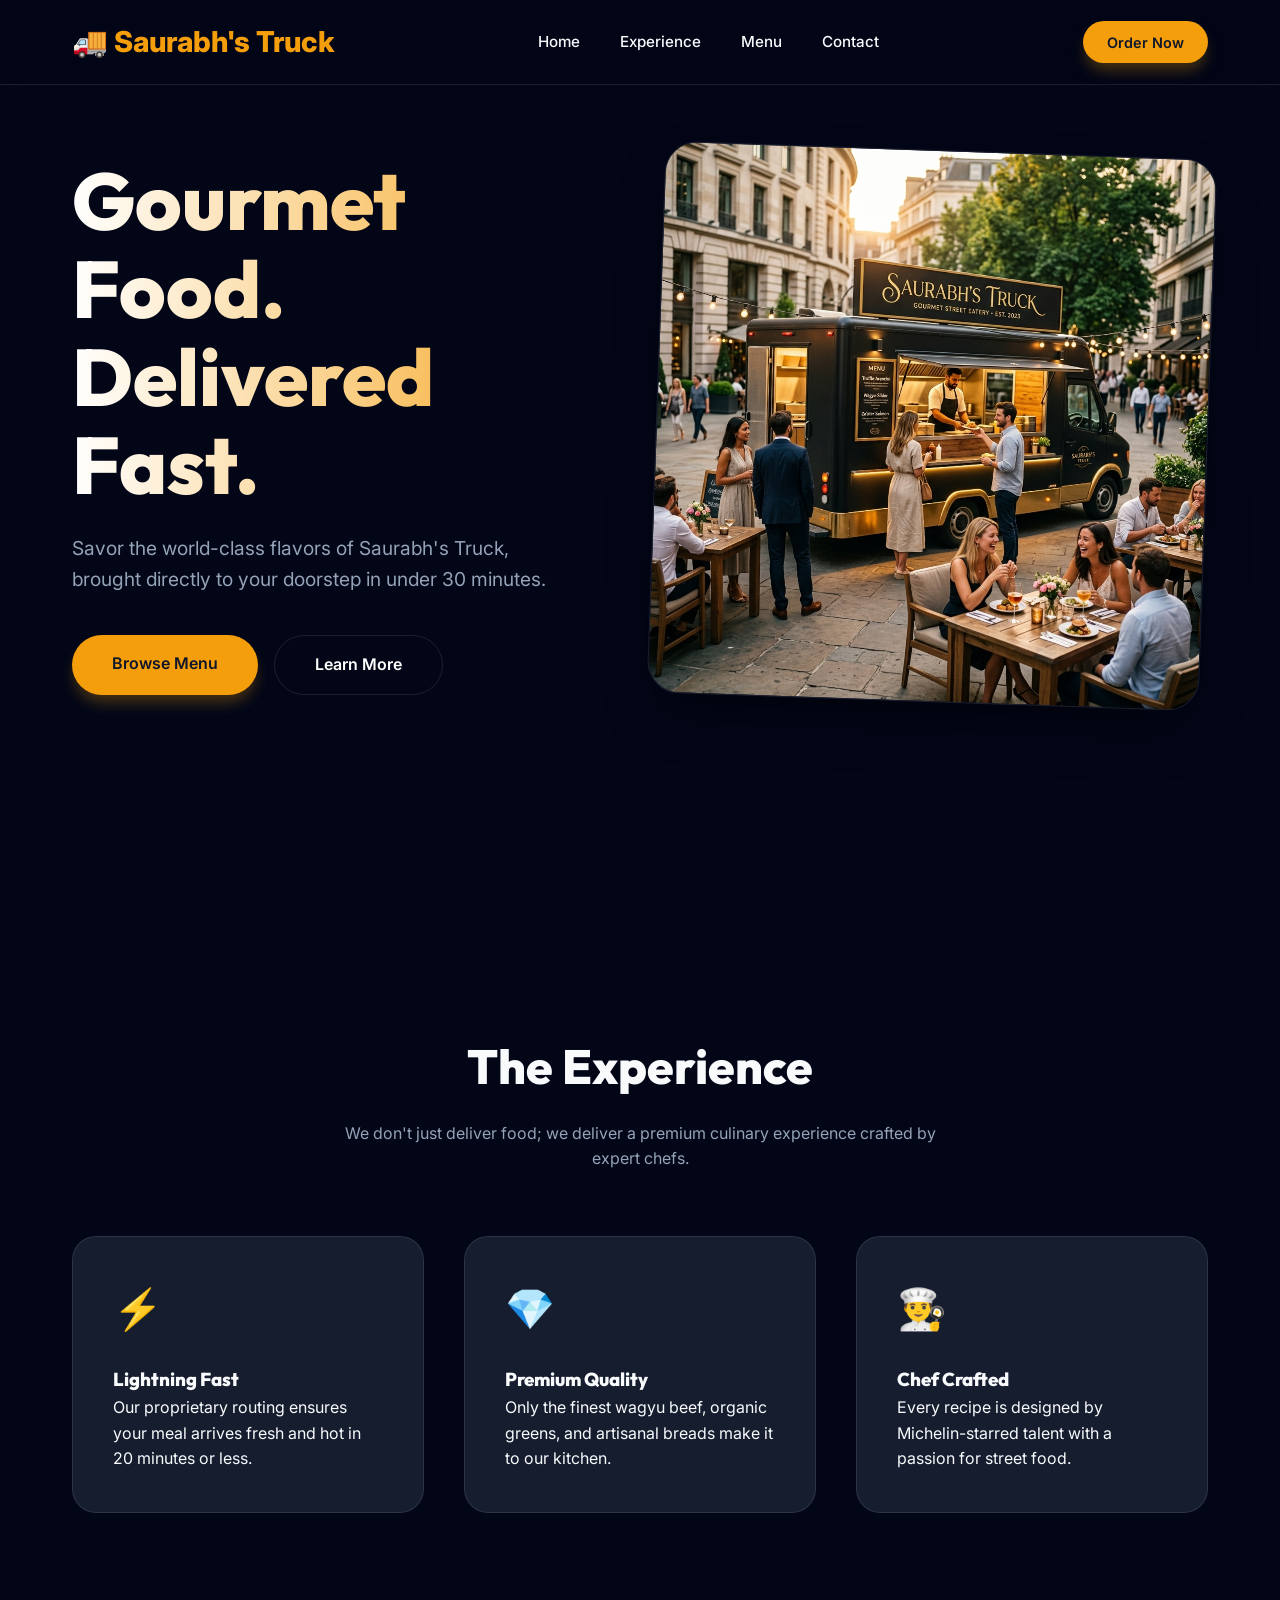
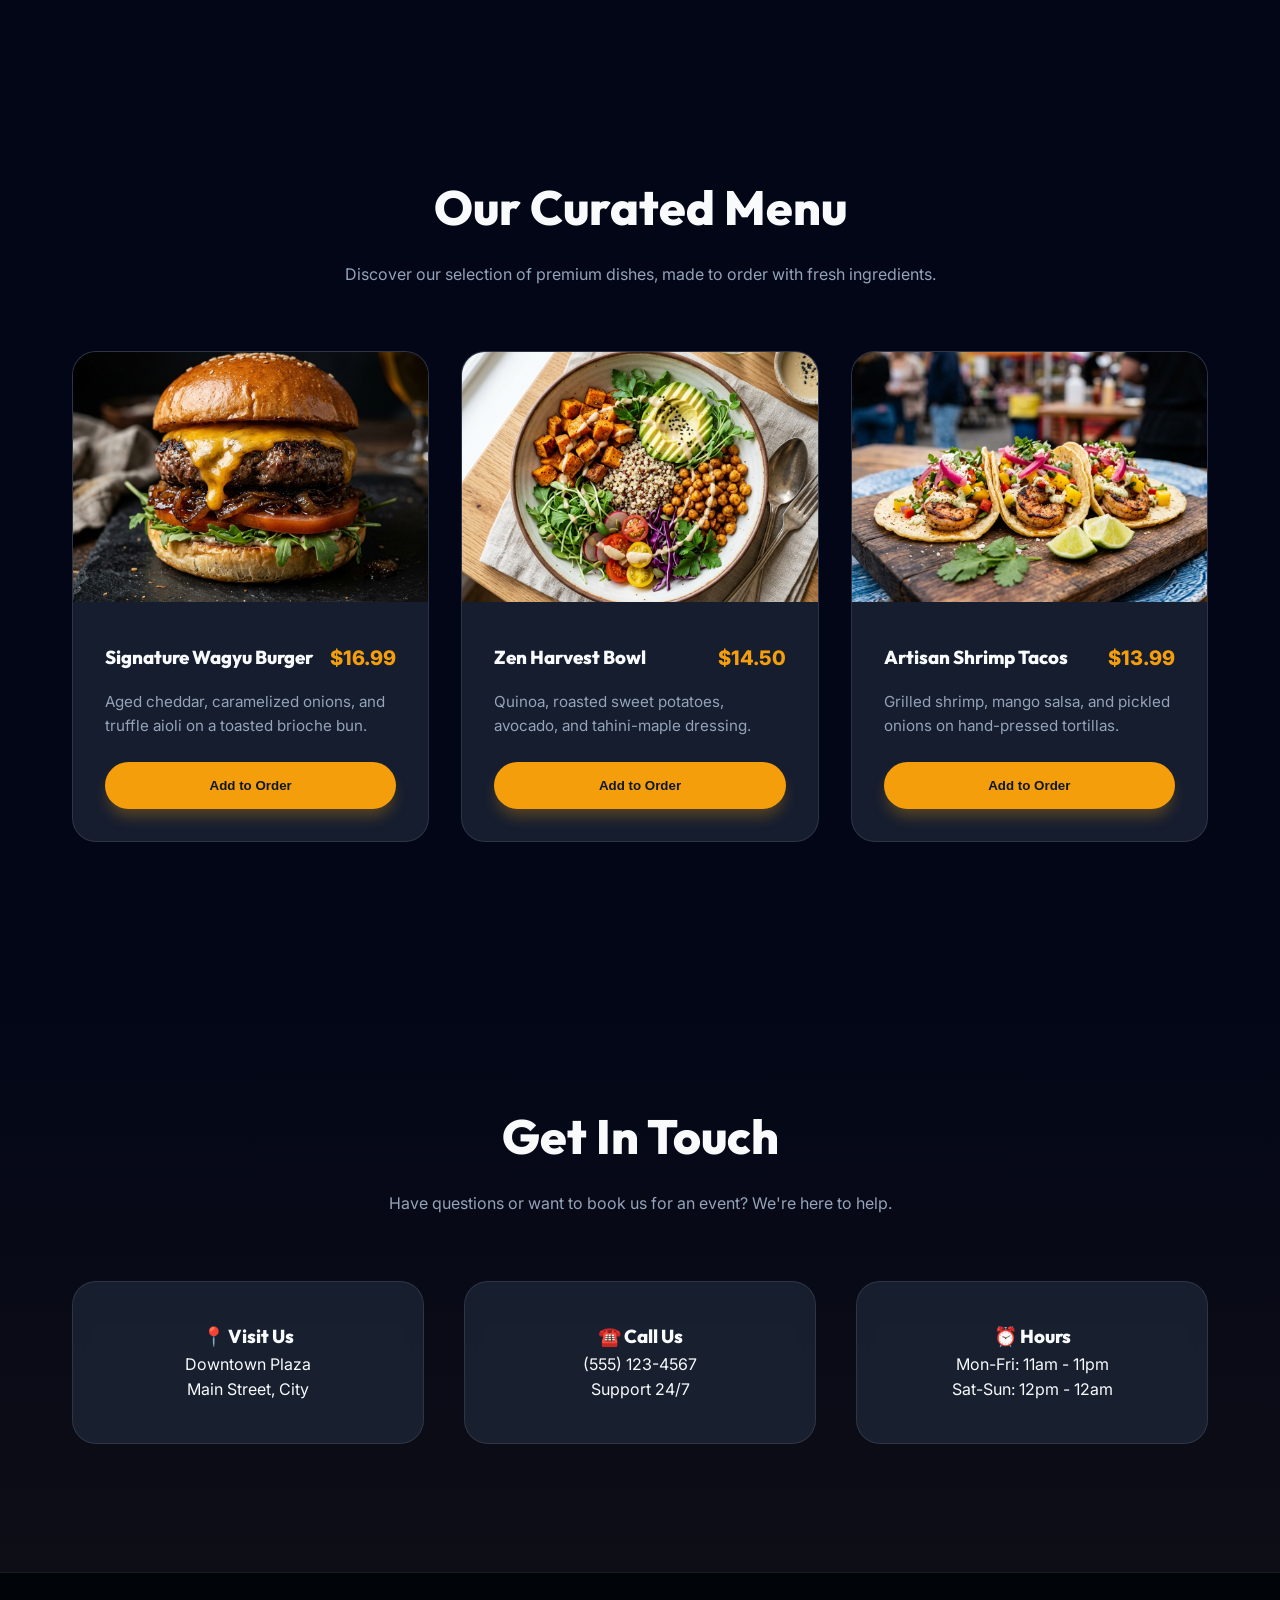
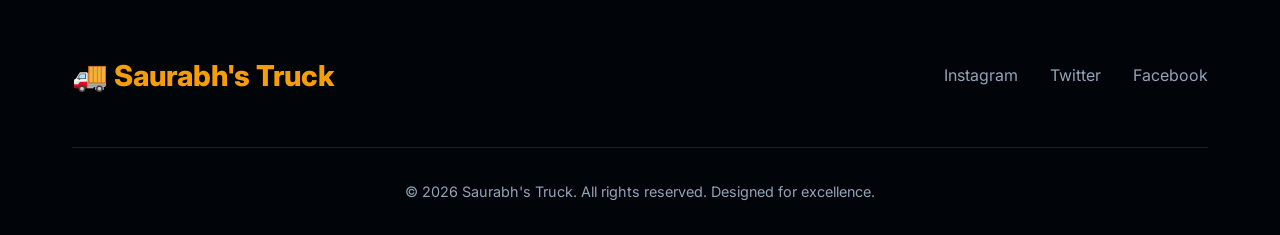
<file: chrome_app/index.html>
<!DOCTYPE html>
<html lang="en">
<head>
    <meta charset="UTF-8">
    <meta name="viewport" content="width=device-width, initial-scale=1.0">
    <meta name="description" content="Saurabh's Truck - Gourmet Food delivered to your doorstep. Experience the best burgers, tacos, and healthy bowls in town.">
    <title>Saurabh's Truck | Gourmet Food Delivery</title>
    <link rel="stylesheet" href="index.css">
</head>
<body>

    <!-- Header -->
    <header id="header">
        <div class="container">
            <nav>
                <a href="#" class="logo">🚚 Saurabh's Truck</a>
                <ul>
                    <li><a href="#home">Home</a></li>
                    <li><a href="#about">Experience</a></li>
                    <li><a href="#menu">Menu</a></li>
                    <li><a href="#contact">Contact</a></li>
                </ul>
                <a href="#menu" class="btn btn-primary" style="padding: 0.6rem 1.5rem; font-size: 0.9rem;">Order Now</a>
            </nav>
        </div>
    </header>

    <!-- Hero Section -->
    <section class="hero" id="home">
        <div class="container" style="display: flex; align-items: center; justify-content: space-between;">
            <div class="hero-content">
                <h1 class="reveal">Gourmet Food.<br>Delivered Fast.</h1>
                <p class="reveal" style="transition-delay: 0.2s;">Savor the world-class flavors of Saurabh's Truck, brought directly to your doorstep in under 30 minutes.</p>
                <div class="reveal" style="transition-delay: 0.4s; display: flex; gap: 1rem;">
                    <a href="#menu" class="btn btn-primary">Browse Menu</a>
                    <a href="#about" class="btn" style="border: 1px solid var(--glass-border); color: #fff;">Learn More</a>
                </div>
            </div>
            <div class="hero-image reveal" style="transition-delay: 0.6s;">
                <img src="assets/hero.png" alt="Gourmet Food Truck">
            </div>
        </div>
    </section>

    <!-- About / Features -->
    <section id="about">
        <div class="container">
            <div class="section-title reveal">
                <h2>The Experience</h2>
                <p>We don't just deliver food; we deliver a premium culinary experience crafted by expert chefs.</p>
            </div>
            <div class="grid">
                <div class="card reveal">
                    <span class="card-icon">⚡</span>
                    <h3>Lightning Fast</h3>
                    <p>Our proprietary routing ensures your meal arrives fresh and hot in 20 minutes or less.</p>
                </div>
                <div class="card reveal" style="transition-delay: 0.2s;">
                    <span class="card-icon">💎</span>
                    <h3>Premium Quality</h3>
                    <p>Only the finest wagyu beef, organic greens, and artisanal breads make it to our kitchen.</p>
                </div>
                <div class="card reveal" style="transition-delay: 0.4s;">
                    <span class="card-icon">👨‍🍳</span>
                    <h3>Chef Crafted</h3>
                    <p>Every recipe is designed by Michelin-starred talent with a passion for street food.</p>
                </div>
            </div>
        </div>
    </section>

    <!-- Menu Section -->
    <section id="menu">
        <div class="container">
            <div class="section-title reveal">
                <h2>Our Curated Menu</h2>
                <p>Discover our selection of premium dishes, made to order with fresh ingredients.</p>
            </div>
            <div class="menu-grid">
                <!-- Burger -->
                <div class="menu-item reveal">
                    <img src="assets/burger.png" alt="Gourmet Burger">
                    <div class="menu-info">
                        <div class="menu-header">
                            <h3>Signature Wagyu Burger</h3>
                            <span class="menu-price">$16.99</span>
                        </div>
                        <p>Aged cheddar, caramelized onions, and truffle aioli on a toasted brioche bun.</p>
                        <button class="btn btn-primary" style="width: 100%;" onclick="addToCart('Signature Wagyu Burger')">Add to Order</button>
                    </div>
                </div>
                <!-- Bowl -->
                <div class="menu-item reveal" style="transition-delay: 0.2s;">
                    <img src="assets/bowl.png" alt="Healthy Bowl">
                    <div class="menu-info">
                        <div class="menu-header">
                            <h3>Zen Harvest Bowl</h3>
                            <span class="menu-price">$14.50</span>
                        </div>
                        <p>Quinoa, roasted sweet potatoes, avocado, and tahini-maple dressing.</p>
                        <button class="btn btn-primary" style="width: 100%;" onclick="addToCart('Zen Harvest Bowl')">Add to Order</button>
                    </div>
                </div>
                <!-- Tacos -->
                <div class="menu-item reveal" style="transition-delay: 0.4s;">
                    <img src="assets/tacos.png" alt="Shrimp Tacos">
                    <div class="menu-info">
                        <div class="menu-header">
                            <h3>Artisan Shrimp Tacos</h3>
                            <span class="menu-price">$13.99</span>
                        </div>
                        <p>Grilled shrimp, mango salsa, and pickled onions on hand-pressed tortillas.</p>
                        <button class="btn btn-primary" style="width: 100%;" onclick="addToCart('Artisan Shrimp Tacos')">Add to Order</button>
                    </div>
                </div>
            </div>
        </div>
    </section>

    <!-- Contact Section -->
    <section id="contact" style="background: linear-gradient(to bottom, transparent, rgba(245, 158, 11, 0.05));">
        <div class="container">
            <div class="section-title reveal">
                <h2>Get In Touch</h2>
                <p>Have questions or want to book us for an event? We're here to help.</p>
            </div>
            <div class="grid" style="grid-template-columns: repeat(auto-fit, minmax(250px, 1fr));">
                <div class="card reveal" style="text-align: center;">
                    <h3>📍 Visit Us</h3>
                    <p>Downtown Plaza<br>Main Street, City</p>
                </div>
                <div class="card reveal" style="text-align: center; transition-delay: 0.2s;">
                    <h3>☎️ Call Us</h3>
                    <p>(555) 123-4567<br>Support 24/7</p>
                </div>
                <div class="card reveal" style="text-align: center; transition-delay: 0.4s;">
                    <h3>⏰ Hours</h3>
                    <p>Mon-Fri: 11am - 11pm<br>Sat-Sun: 12pm - 12am</p>
                </div>
            </div>
        </div>
    </section>

    <!-- Footer -->
    <footer>
        <div class="container">
            <div class="footer-content">
                <a href="#" class="logo">🚚 Saurabh's Truck</a>
                <div style="display: flex; gap: 2rem;">
                    <a href="#" style="color: var(--text-dim); text-decoration: none;">Instagram</a>
                    <a href="#" style="color: var(--text-dim); text-decoration: none;">Twitter</a>
                    <a href="#" style="color: var(--text-dim); text-decoration: none;">Facebook</a>
                </div>
            </div>
            <div class="footer-bottom">
                <p>&copy; 2026 Saurabh's Truck. All rights reserved. Designed for excellence.</p>
            </div>
        </div>
    </footer>

    <!-- Scripts -->
    <script>
        // Reveal on scroll
        function reveal() {
            var reveals = document.querySelectorAll(".reveal");
            for (var i = 0; i < reveals.length; i++) {
                var windowHeight = window.innerHeight;
                var elementTop = reveals[i].getBoundingClientRect().top;
                var elementVisible = 150;
                if (elementTop < windowHeight - elementVisible) {
                    reveals[i].classList.add("active");
                }
            }
        }

        window.addEventListener("scroll", reveal);
        window.addEventListener("load", reveal);

        // Header scroll effect
        window.addEventListener("scroll", () => {
            const header = document.getElementById("header");
            if (window.scrollY > 50) {
                header.style.padding = "0.8rem 0";
                header.style.background = "rgba(2, 6, 23, 0.95)";
            } else {
                header.style.padding = "1.2rem 0";
                header.style.background = "rgba(2, 6, 23, 0.8)";
            }
        });

        // Add to cart simulation
        function addToCart(itemName) {
            alert(itemName + " has been added to your order! 🚀");
        }
    </script>
</body>
</html>
</file>
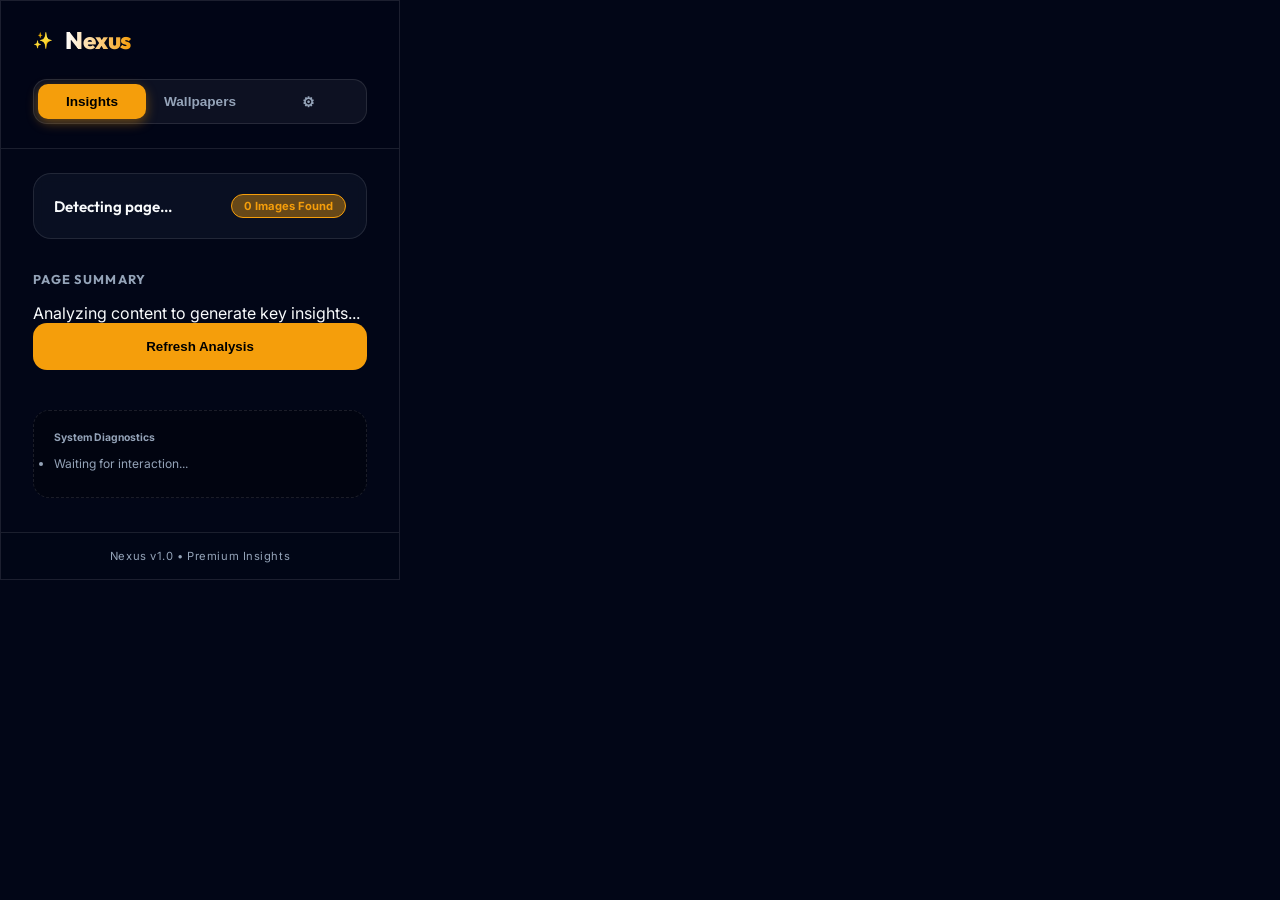
<file: chrome_app/popup.html>
<!DOCTYPE html>
<html lang="en">
<head>
    <meta charset="UTF-8">
    <meta name="viewport" content="width=device-width, initial-scale=1.0">
    <title>Nexus Insight</title>
    <link rel="stylesheet" href="popup.css">
</head>
<body>
    <div class="app-container">
        <!-- Header -->
        <header>
            <div class="logo-area">
                <span class="icon">✨</span>
                <h1>Nexus</h1>
            </div>
            <div class="tabs">
                <button class="tab-btn active" data-tab="summary">Insights</button>
                <button class="tab-btn" data-tab="wallpapers">Wallpapers</button>
                <button class="tab-btn" data-tab="settings">⚙</button>
            </div>
        </header>

        <!-- Main Content -->
        <main>
            <!-- Summary Tab -->
            <section id="summary-tab" class="tab-content active">
                <div class="status-card">
                    <p id="page-title">Detecting page...</p>
                    <span id="image-count" class="badge">0 Images Found</span>
                </div>
                
                <div class="summary-area">
                    <h3>Page Summary</h3>
                    <div id="summary-text" class="content-placeholder">
                        Analyzing content to generate key insights...
                    </div>
                </div>

                <div class="action-bar">
                    <button id="refresh-summary" class="btn-primary">Refresh Analysis</button>
                </div>

                <!-- Status Log for Debugging -->
                <div class="debug-area">
                    <h4>System Diagnostics</h4>
                    <ul id="status-log">
                        <li>Waiting for interaction...</li>
                    </ul>
                </div>
            </section>

            <!-- Wallpapers Tab -->
            <section id="wallpapers-tab" class="tab-content">
                <div class="info-banner">
                    <p>Found <span id="high-res-count">0</span> wallpaper-eligible images (HD+)</p>
                </div>
                <div id="wallpaper-gallery" class="gallery">
                    <!-- Images will be injected here -->
                    <div class="empty-state">No high-res images detected.</div>
                </div>
            </section>
        </main>

            <!-- Settings Tab -->
            <section id="settings-tab" class="tab-content">
                <div class="summary-area">
                    <h3>Gemini API Key</h3>
                    <p class="settings-hint">
                        Your key is stored locally in the extension and never sent anywhere except the Gemini API.
                    </p>
                    <input type="password" id="api-key-input" class="settings-input" placeholder="Paste your Gemini API key here...">
                    <div class="settings-actions">
                        <button type="button" id="save-api-key" class="btn-primary settings-save">Save Key</button>
                        <button type="button" id="clear-api-key" class="btn-danger">Clear</button>
                    </div>
                    <p id="api-key-status" class="settings-status"></p>
                </div>
            </section>

        <!-- Footer -->
        <footer>
            <p>Nexus v1.0 • Premium Insights</p>
        </footer>
    </div>
    <script src="popup.js"></script>
</body>
</html>
</file>
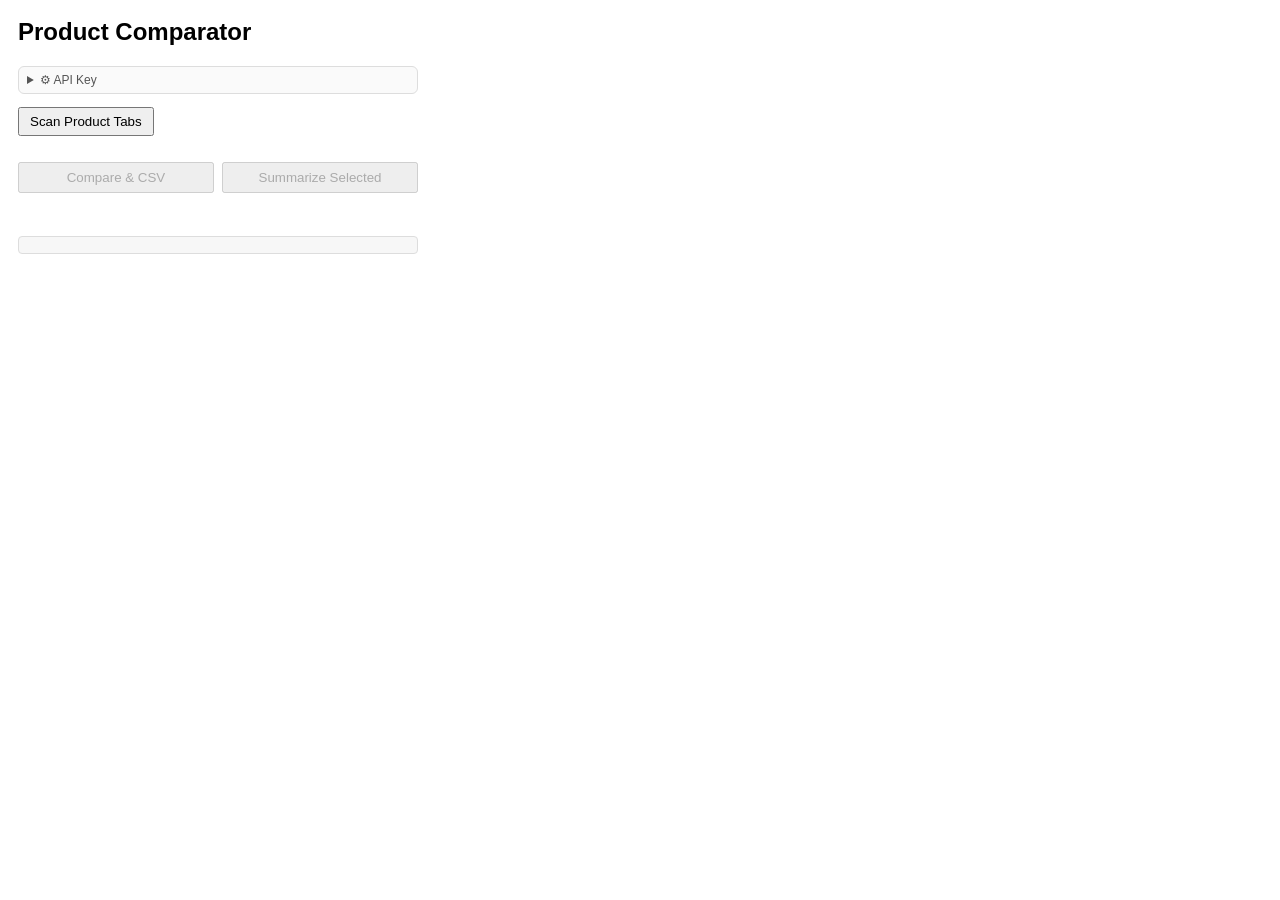
<file: ecomerce_chrome_plugin/popup.html>
<!DOCTYPE html>
<html>
<head>
  <meta charset="utf-8">
  <title>E-Commerce Comparator</title>
  <link rel="stylesheet" href="popup.css">
</head>
<body>
  <h2>Product Comparator</h2>
  <details id="api-settings">
    <summary id="api-summary">&#9881; API Key</summary>
    <div class="api-key-row">
      <input type="password" id="apiKeyInput" placeholder="Paste your Gemini API key…" autocomplete="off" />
      <button type="button" id="saveKey">Save</button>
    </div>
    <div id="apiKeyStatus"></div>
  </details>
  <button id="scanTabs" type="button">Scan Product Tabs</button>
  <ul id="productList"></ul>
  <div class="action-row">
    <button id="compare" type="button" disabled>Compare &amp; CSV</button>
    <button id="summarize" type="button" disabled>Summarize Selected</button>
  </div>
  <div id="status"></div>
  <div id="progress">
    <div id="spinner" class="spinner"></div>
    <span id="progress-text"></span>
  </div>
  <pre id="summary"></pre>
  <div id="summaries"></div>
  <script src="popup.js"></script>
</body>
</html>
</file>
<file: chrome_app/index.css>
@import url('https://fonts.googleapis.com/css2?family=Outfit:wght@300;400;600;800&family=Inter:wght@300;400;500;600&display=swap');

:root {
    --primary: #f59e0b;
    --primary-hover: #d97706;
    --secondary: #0f172a;
    --accent: #ef4444;
    --bg-dark: #020617;
    --bg-card: rgba(30, 41, 59, 0.7);
    --text-light: #f8fafc;
    --text-dim: #94a3b8;
    --glass: rgba(255, 255, 255, 0.03);
    --glass-border: rgba(255, 255, 255, 0.1);
    --transition: all 0.4s cubic-bezier(0.4, 0, 0.2, 1);
}

* {
    margin: 0;
    padding: 0;
    box-sizing: border-box;
}

html {
    scroll-behavior: smooth;
}

body {
    font-family: 'Inter', sans-serif;
    background-color: var(--bg-dark);
    color: var(--text-light);
    line-height: 1.6;
    overflow-x: hidden;
}

h1, h2, h3, h4 {
    font-family: 'Outfit', sans-serif;
    font-weight: 800;
}

.container {
    max-width: 1200px;
    margin: 0 auto;
    padding: 0 2rem;
}

/* Glassmorphism Header */
header {
    position: fixed;
    top: 0;
    width: 100%;
    z-index: 1000;
    backdrop-filter: blur(12px);
    background: rgba(2, 6, 23, 0.8);
    border-bottom: 1px solid var(--glass-border);
    padding: 1.2rem 0;
    transition: var(--transition);
}

nav {
    display: flex;
    justify-content: space-between;
    align-items: center;
}

.logo {
    font-size: 1.8rem;
    font-weight: 800;
    color: var(--primary);
    text-decoration: none;
    display: flex;
    align-items: center;
    gap: 0.5rem;
}

nav ul {
    display: flex;
    list-style: none;
    gap: 2.5rem;
}

nav a {
    color: var(--text-light);
    text-decoration: none;
    font-weight: 500;
    font-size: 0.95rem;
    transition: var(--transition);
    position: relative;
}

nav a::after {
    content: '';
    position: absolute;
    bottom: -5px;
    left: 0;
    width: 0;
    height: 2px;
    background: var(--primary);
    transition: var(--transition);
}

nav a:hover {
    color: var(--primary);
}

nav a:hover::after {
    width: 100%;
}

/* Hero Section */
.hero {
    height: 100vh;
    display: flex;
    align-items: center;
    position: relative;
    overflow: hidden;
    padding-top: 80px;
}

.hero-content {
    flex: 1;
    z-index: 2;
    padding-right: 2rem;
}

.hero h1 {
    font-size: clamp(3rem, 8vw, 5rem);
    line-height: 1.1;
    margin-bottom: 1.5rem;
    background: linear-gradient(to right, #fff, var(--primary));
    -webkit-background-clip: text;
    -webkit-text-fill-color: transparent;
}

.hero p {
    font-size: 1.2rem;
    color: var(--text-dim);
    margin-bottom: 2.5rem;
    max-width: 500px;
}

.hero-image {
    flex: 1;
    position: relative;
    height: 100%;
    display: flex;
    align-items: center;
    justify-content: center;
}

.hero-image img {
    width: 100%;
    max-width: 600px;
    border-radius: 2rem;
    box-shadow: 0 25px 50px -12px rgba(0, 0, 0, 0.5);
    transform: rotate(2deg);
    transition: var(--transition);
    border: 1px solid var(--glass-border);
}

.hero-image:hover img {
    transform: rotate(0deg) scale(1.02);
}

/* CTA Buttons */
.btn {
    display: inline-block;
    padding: 1rem 2.5rem;
    border-radius: 50px;
    font-weight: 600;
    text-decoration: none;
    transition: var(--transition);
    cursor: pointer;
    border: none;
}

.btn-primary {
    background: var(--primary);
    color: var(--secondary);
    box-shadow: 0 10px 15px -3px rgba(245, 158, 11, 0.3);
}

.btn-primary:hover {
    background: var(--primary-hover);
    transform: translateY(-3px);
    box-shadow: 0 20px 25px -5px rgba(245, 158, 11, 0.4);
}

/* Sections */
section {
    padding: 8rem 0;
}

.section-title {
    text-align: center;
    margin-bottom: 4rem;
}

.section-title h2 {
    font-size: 3rem;
    margin-bottom: 1rem;
}

.section-title p {
    color: var(--text-dim);
    max-width: 600px;
    margin: 0 auto;
}

/* Cards Grid */
.grid {
    display: grid;
    grid-template-columns: repeat(auto-fit, minmax(300px, 1fr));
    gap: 2.5rem;
}

.card {
    background: var(--bg-card);
    border: 1px solid var(--glass-border);
    border-radius: 1.5rem;
    padding: 2.5rem;
    backdrop-filter: blur(8px);
    transition: var(--transition);
    position: relative;
    overflow: hidden;
}

.card::before {
    content: '';
    position: absolute;
    top: 0;
    left: 0;
    width: 100%;
    height: 100%;
    background: linear-gradient(45deg, transparent, rgba(245, 158, 11, 0.05));
    opacity: 0;
    transition: var(--transition);
}

.card:hover {
    transform: translateY(-10px);
    border-color: var(--primary);
}

.card:hover::before {
    opacity: 1;
}

.card-icon {
    font-size: 2.5rem;
    margin-bottom: 1.5rem;
    display: inline-block;
}

/* Menu Grid */
.menu-grid {
    display: grid;
    grid-template-columns: repeat(auto-fit, minmax(350px, 1fr));
    gap: 2rem;
}

.menu-item {
    background: var(--bg-card);
    border-radius: 1.5rem;
    overflow: hidden;
    border: 1px solid var(--glass-border);
    transition: var(--transition);
}

.menu-item img {
    width: 100%;
    height: 250px;
    object-fit: cover;
    transition: var(--transition);
}

.menu-item:hover img {
    transform: scale(1.05);
}

.menu-info {
    padding: 2rem;
}

.menu-header {
    display: flex;
    justify-content: space-between;
    align-items: center;
    margin-bottom: 1rem;
}

.menu-price {
    font-weight: 800;
    color: var(--primary);
    font-size: 1.25rem;
}

.menu-item p {
    color: var(--text-dim);
    font-size: 0.95rem;
    margin-bottom: 1.5rem;
}

/* Animations */
.reveal {
    opacity: 0;
    transform: translateY(30px);
    transition: all 0.8s ease-out;
}

.reveal.active {
    opacity: 1;
    transform: translateY(0);
}

/* Footer */
footer {
    padding: 5rem 0 2rem;
    background: #010409;
    border-top: 1px solid var(--glass-border);
}

.footer-content {
    display: flex;
    justify-content: space-between;
    align-items: center;
    margin-bottom: 3rem;
}

.footer-bottom {
    text-align: center;
    padding-top: 2rem;
    border-top: 1px solid var(--glass-border);
    color: var(--text-dim);
    font-size: 0.9rem;
}

/* Responsive */
@media (max-width: 991px) {
    .hero {
        flex-direction: column;
        text-align: center;
        height: auto;
        padding-top: 120px;
        padding-bottom: 4rem;
    }
    .hero-content {
        padding-right: 0;
        margin-bottom: 3rem;
    }
    .hero h1 {
        font-size: 4rem;
    }
    .hero-image img {
        max-width: 100%;
    }
}

@media (max-width: 768px) {
    nav ul {
        display: none; /* In a real app we'd add a mobile menu */
    }
    .hero h1 {
        font-size: 3rem;
    }
}
</file>
<file: chrome_app/popup.css>
@import url('https://fonts.googleapis.com/css2?family=Outfit:wght@300;400;600;800&family=Inter:wght@300;400;500;600&display=swap');

:root {
    --primary: #f59e0b;
    --primary-glow: rgba(245, 158, 11, 0.4);
    --bg: #020617;
    --card: rgba(15, 23, 42, 0.6);
    --text: #f8fafc;
    --text-dim: #94a3b8;
    --border: rgba(255, 255, 255, 0.1);
    --glass: rgba(255, 255, 255, 0.03);
    --transition: all 0.4s cubic-bezier(0.4, 0, 0.2, 1);
}

* {
    margin: 0;
    padding: 0;
    box-sizing: border-box;
}

body {
    width: 400px;
    height: 580px;
    font-family: 'Inter', sans-serif;
    background: var(--bg);
    color: var(--text);
    overflow: hidden;
    border: 1px solid var(--border);
}

/* Custom Scrollbar */
::-webkit-scrollbar {
    width: 6px;
}

::-webkit-scrollbar-track {
    background: transparent;
}

::-webkit-scrollbar-thumb {
    background: rgba(255, 255, 255, 0.1);
    border-radius: 10px;
}

::-webkit-scrollbar-thumb:hover {
    background: var(--primary);
}

.app-container {
    display: flex;
    flex-direction: column;
    height: 100%;
    position: relative;
}

header {
    padding: 1.5rem 2rem;
    background: rgba(2, 6, 23, 0.8);
    backdrop-filter: blur(20px);
    border-bottom: 1px solid var(--border);
    z-index: 10;
}

.logo-area {
    display: flex;
    align-items: center;
    gap: 0.75rem;
    margin-bottom: 1.5rem;
}

h1 {
    font-family: 'Outfit', sans-serif;
    font-size: 1.5rem;
    font-weight: 800;
    letter-spacing: -0.02em;
    background: linear-gradient(to right, #fff, var(--primary));
    -webkit-background-clip: text;
    -webkit-text-fill-color: transparent;
}

.tabs {
    display: flex;
    background: rgba(255, 255, 255, 0.05);
    border-radius: 14px;
    padding: 4px;
    border: 1px solid var(--border);
}

.tab-btn {
    flex: 1;
    padding: 0.6rem;
    border: none;
    background: transparent;
    color: var(--text-dim);
    font-weight: 600;
    font-size: 0.85rem;
    cursor: pointer;
    border-radius: 10px;
    transition: var(--transition);
}

.tab-btn.active {
    background: var(--primary);
    color: #000;
    box-shadow: 0 4px 12px var(--primary-glow);
}

main {
    flex: 1;
    padding: 1.5rem 2rem;
    overflow-y: auto;
    scroll-behavior: smooth;
}

.tab-content {
    display: none;
    animation: slideUp 0.5s ease-out;
}

.tab-content.active {
    display: block;
}

@keyframes slideUp {
    from { opacity: 0; transform: translateY(20px); }
    to { opacity: 1; transform: translateY(0); }
}

/* Status Card */
.status-card {
    background: var(--card);
    border: 1px solid var(--border);
    border-radius: 18px;
    padding: 1.25rem;
    margin-bottom: 2rem;
    display: flex;
    justify-content: space-between;
    align-items: center;
    backdrop-filter: blur(5px);
}

#page-title {
    font-family: 'Outfit', sans-serif;
    font-size: 0.95rem;
    font-weight: 600;
    white-space: nowrap;
    overflow: hidden;
    text-overflow: ellipsis;
    max-width: 220px;
}

.badge {
    font-size: 0.7rem;
    background: var(--primary-glow);
    color: var(--primary);
    padding: 4px 12px;
    border-radius: 20px;
    border: 1px solid var(--primary);
    font-weight: 700;
}

/* Summary View */
.summary-area h3 {
    font-family: 'Outfit', sans-serif;
    font-size: 0.8rem;
    text-transform: uppercase;
    color: var(--text-dim);
    letter-spacing: 0.1em;
    margin-bottom: 1rem;
}

.summary-text {
    font-size: 0.95rem;
    line-height: 1.7;
    color: #e2e8f0;
    background: var(--glass);
    padding: 1.5rem;
    border-radius: 16px;
    border: 1px solid var(--border);
    margin-bottom: 1.5rem;
}

.summary-text b, .summary-text strong {
    color: var(--primary);
}

.loading-pulse {
    font-family: 'Outfit', sans-serif;
    font-weight: 600;
    color: var(--primary);
    text-align: center;
    padding: 3rem 0;
    animation: pulse 2s infinite;
}

@keyframes pulse {
    0% { opacity: 0.4; }
    50% { opacity: 1; }
    100% { opacity: 0.4; }
}

/* Gallery View */
.gallery {
    display: grid;
    grid-template-columns: 1fr;
    gap: 1.5rem;
    padding-bottom: 2rem;
}

.wallpaper-card {
    position: relative;
    border-radius: 20px;
    overflow: hidden;
    aspect-ratio: 16/9;
    border: 1px solid var(--border);
    background: #000;
    transition: var(--transition);
}

.wallpaper-card:hover {
    transform: scale(1.02);
    border-color: var(--primary);
    box-shadow: 0 12px 30px rgba(0,0,0,0.5);
}

.wallpaper-card img {
    width: 100%;
    height: 100%;
    object-fit: cover;
    transition: var(--transition);
}

.wallpaper-card:hover img {
    transform: scale(1.1);
}

.wallpaper-overlay {
    position: absolute;
    top: 0; left: 0; right: 0; bottom: 0;
    background: linear-gradient(to top, rgba(0,0,0,0.9) 0%, transparent 60%);
    display: flex;
    flex-direction: column;
    justify-content: flex-end;
    padding: 1.25rem;
    opacity: 0;
    transition: var(--transition);
}

.wallpaper-card:hover .wallpaper-overlay {
    opacity: 1;
}

.res-tag {
    font-family: 'Outfit', sans-serif;
    font-size: 11px;
    background: rgba(255,255,255,0.1);
    backdrop-filter: blur(5px);
    padding: 4px 10px;
    border-radius: 6px;
    width: fit-content;
    margin-bottom: 0.75rem;
    font-weight: 600;
}

.btn-download {
    width: 100%;
    padding: 0.75rem;
    background: var(--primary);
    color: #000;
    border: none;
    border-radius: 10px;
    font-weight: 700;
    font-size: 0.85rem;
    cursor: pointer;
    transition: var(--transition);
}

.btn-download:hover {
    background: #fff;
    transform: translateY(-2px);
}

/* Debug Area */
.debug-area {
    margin-top: 1rem;
    padding: 1.25rem;
    background: rgba(0, 0, 0, 0.3);
    border-radius: 16px;
    border: 1px dashed var(--border);
}

.debug-area h4 {
    font-size: 0.65rem;
    color: var(--text-dim);
    margin-bottom: 0.75rem;
}

#status-log li {
    font-size: 0.75rem;
    margin-bottom: 6px;
    color: var(--text-dim);
}

.status-icon {
    width: 8px;
    height: 8px;
    border-radius: 50%;
}

/* Footer */
footer {
    padding: 1rem 2rem;
    text-align: center;
    border-top: 1px solid var(--border);
    background: rgba(2, 6, 23, 0.9);
}

footer p {
    font-size: 0.7rem;
    color: var(--text-dim);
    letter-spacing: 0.05em;
}

.btn-primary {
    width: 100%;
    padding: 1rem;
    background: var(--primary);
    color: #000;
    border-radius: 14px;
    font-weight: 700;
    border: none;
    cursor: pointer;
    transition: var(--transition);
    margin-bottom: 1.5rem;
}

.btn-primary:hover {
    box-shadow: 0 8px 20px var(--primary-glow);
    transform: translateY(-2px);
}

/* Settings Tab */
.settings-hint {
    font-size: 11px;
    color: var(--text-dim);
    margin-bottom: 12px;
}

.settings-input {
    width: 100%;
    padding: 8px 12px;
    border-radius: 8px;
    border: 1px solid var(--border);
    background: var(--card);
    color: var(--text);
    font-size: 12px;
    box-sizing: border-box;
    outline: none;
    transition: var(--transition);
}

.settings-input:focus {
    border-color: var(--primary);
    box-shadow: 0 0 0 2px var(--primary-glow);
}

.settings-actions {
    margin-top: 8px;
    display: flex;
    gap: 8px;
}

.settings-save {
    flex: 1;
    margin-bottom: 0;
    padding: 0.7rem;
}

.btn-danger {
    flex: 0 0 auto;
    padding: 0.7rem 1rem;
    background: rgba(239, 68, 68, 0.15);
    color: #f87171;
    border: 1px solid rgba(239, 68, 68, 0.3);
    border-radius: 14px;
    font-weight: 700;
    font-size: 0.85rem;
    cursor: pointer;
    transition: var(--transition);
}

.btn-danger:hover {
    background: rgba(239, 68, 68, 0.3);
    transform: translateY(-2px);
}

.settings-status {
    font-size: 11px;
    margin-top: 8px;
    color: var(--text-dim);
    min-height: 16px;
}
</file>
<file: ecomerce_chrome_plugin/popup.css>
body {
  width: 400px;
  padding: 10px;
  font-family: Arial, sans-serif;
}

h2 {
  margin-top: 0;
}

ul {
  list-style: none;
  padding: 0;
}

li {
  margin-bottom: 8px;
  border-bottom: 1px solid #ddd;
  padding-bottom: 6px;
}

.product-meta {
  margin-top: 2px;
  font-size: 12px;
  color: #555;
}

.action-row {
  display: flex;
  gap: 8px;
  margin: 5px 0;
}

.action-row button {
  flex: 1;
  padding: 6px 10px;
  cursor: pointer;
}

button {
  margin: 5px 0;
  padding: 5px 10px;
}

#summaries {
  margin-top: 8px;
  display: flex;
  flex-direction: column;
  gap: 8px;
}

#api-settings {
  margin-bottom: 8px;
  border: 1px solid #ddd;
  border-radius: 6px;
  padding: 4px 8px;
  background: #fafafa;
}

#api-settings summary {
  cursor: pointer;
  font-size: 12px;
  color: #555;
  -webkit-user-select: none;
  user-select: none;
  padding: 2px 0;
}

#api-settings[open] {
  border-color: #1a73e8;
}

.api-key-row {
  display: flex;
  gap: 6px;
  margin-top: 6px;
}

.api-key-row input {
  flex: 1;
  padding: 4px 8px;
  font-size: 12px;
  border: 1px solid #ccc;
  border-radius: 4px;
}

.api-key-row button {
  padding: 4px 10px;
  font-size: 12px;
  cursor: pointer;
}

#apiKeyStatus {
  font-size: 11px;
  margin-top: 4px;
  min-height: 14px;
}

#api-summary.key-set {
  color: #2e7d32;
}

#api-summary.key-missing {
  color: #c62828;
}

.summary-card {
  border: 1px solid #c8e6c9;
  border-radius: 6px;
  padding: 8px 10px;
  background: #f1f8e9;
}

.summary-card-title {
  font-weight: bold;
  font-size: 12px;
  color: #2e7d32;
  margin-bottom: 4px;
  overflow: hidden;
  text-overflow: ellipsis;
  white-space: nowrap;
}

.summary-card-body {
  font-size: 12px;
  color: #333;
  line-height: 1.5;
}

#status {
  margin-top: 10px;
  font-weight: bold;
}

#progress {
  margin-top: 6px;
  font-size: 12px;
  color: #1a73e8;
  min-height: 18px;
  display: flex;
  align-items: center;
}

.spinner {
  width: 12px;
  height: 12px;
  border: 2px solid #f3f3f3;
  border-top: 2px solid #1a73e8;
  border-radius: 50%;
  animation: spin 1s linear infinite;
  margin-right: 8px;
  display: none;
}

@keyframes spin {
  0% { transform: rotate(0deg); }
  100% { transform: rotate(360deg); }
}

#progress-text {
  flex: 1;
}

#summary {
  margin-top: 10px;
  white-space: pre-wrap;
  background: #f7f7f7;
  padding: 8px;
  border-radius: 4px;
  border: 1px solid #ddd;
  font-size: 12px;
  color: #333;
}
</file>
